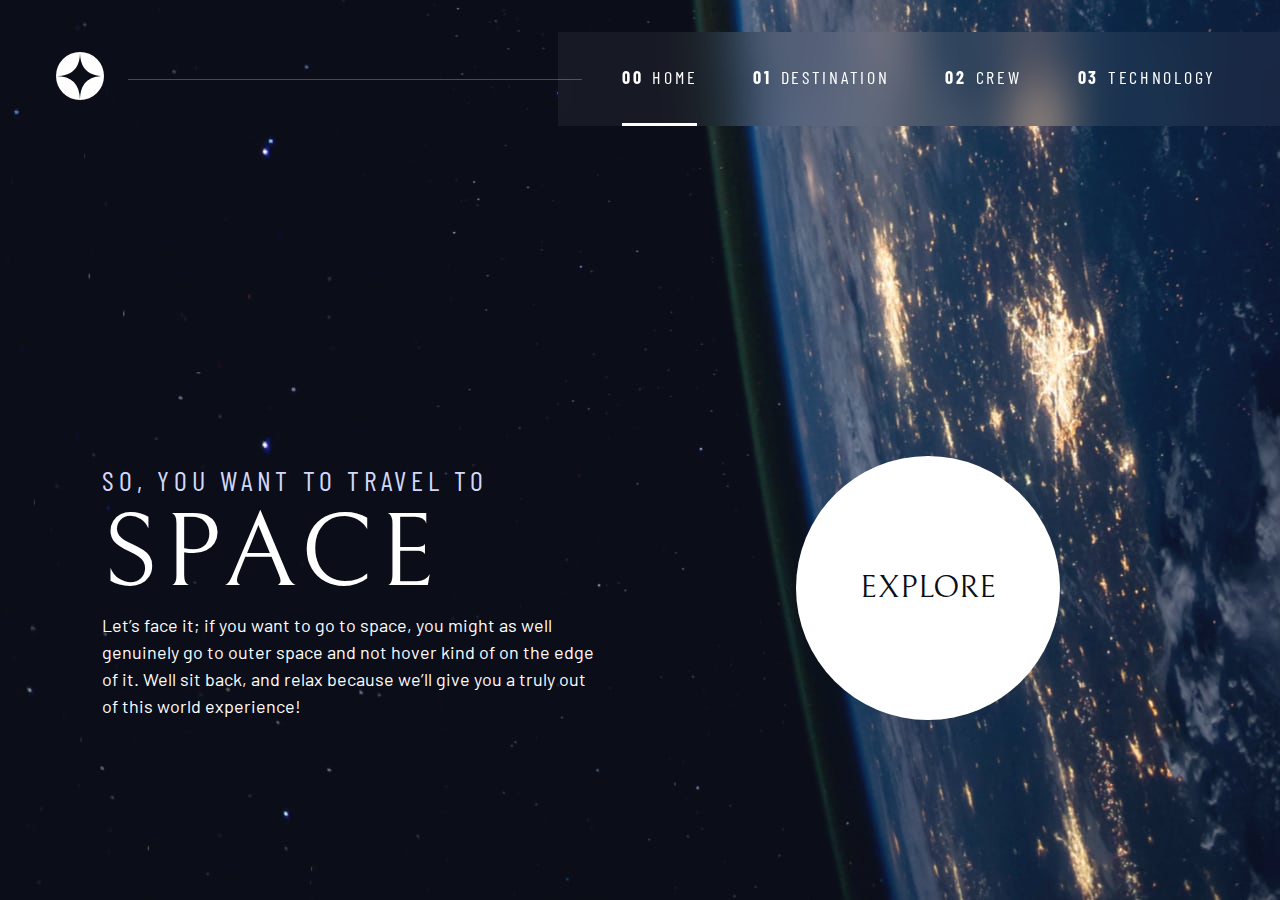
<file: index.html>
<!DOCTYPE html>
<html lang="en">
  <head>
    <meta charset="UTF-8" />
    <meta name="viewport" content="width=device-width, initial-scale=1.0" />

    <link
      rel="icon"
      type="image/png"
      sizes="32x32"
      href="./assets/favicon-32x32.png"
    />
    <!-- Google fonts -->
    <link rel="preconnect" href="https://fonts.googleapis.com" />
    <link rel="preconnect" href="https://fonts.gstatic.com" crossorigin />
    <link
      href="https://fonts.googleapis.com/css2?family=Barlow+Condensed:wght@400;700&family=Bellefair&family=Barlow:wght@400;700&display=swap"
      rel="stylesheet"
    />
    <!-- Our custom CSS -->
    <link rel="stylesheet" href="css/styles.min.css" />

    <title>Frontend Mentor | Space tourism website</title>

    <!-- Javascript -->
    <script src="js/navigation.js" defer></script>
  </head>
  <body class="home">
    <!-- Github pages link: https://luar26.github.io/space-tourism-website/ -->
    <a class="skip-to-content" href="#main">Skip to content</a>
    <header class="primary-header flex">
      <div>
        <img
          src="assets/shared/logo.svg"
          alt="Space tourism logo"
          class="logo"
        />
      </div>
      <button
        class="mobile-nav-toggle"
        aria-controls="primary-navigation"
        aria-expanded="false"
      >
        <span class="sr-only">Menu</span>
      </button>
      <nav>
        <ul
          id="primary-navigation"
          class="primary-navigation underline-indicators flex"
        >
          <li class="active">
            <a
              class="ff-sans-cond uppercase text-white letter-spacing-2"
              href="index.html"
              ><span aria-hidden="true">00</span>Home</a
            >
          </li>
          <li>
            <a
              class="ff-sans-cond uppercase text-white letter-spacing-2"
              href="destination.html"
              ><span aria-hidden="true">01</span>Destination</a
            >
          </li>
          <li>
            <a
              class="ff-sans-cond uppercase text-white letter-spacing-2"
              href="crew.html"
              ><span aria-hidden="true">02</span>Crew</a
            >
          </li>
          <li>
            <a
              class="ff-sans-cond uppercase text-white letter-spacing-2"
              href="technology.html"
              ><span aria-hidden="true">03</span>Technology</a
            >
          </li>
        </ul>
      </nav>
      <!-- my ::after is here -->
    </header>
    <main id="main" class="grid-container grid-container--home">
      <div>
        <h1 class="text-accent fs-500 ff-sans-cond uppercase letter-spacing-1">
          So, you want to travel to
          <span class="d-block fs-900 ff-serif text-white">Space</span>
        </h1>
        <p>
          Let’s face it; if you want to go to space, you might as well genuinely
          go to outer space and not hover kind of on the edge of it. Well sit
          back, and relax because we’ll give you a truly out of this world
          experience!
        </p>
      </div>
      <div>
        <a
          href="destination.html"
          class="large-button ff-serif uppercase text-dark bg-white"
          >Explore</a
        >
      </div>
    </main>
  </body>
</html>
</file>
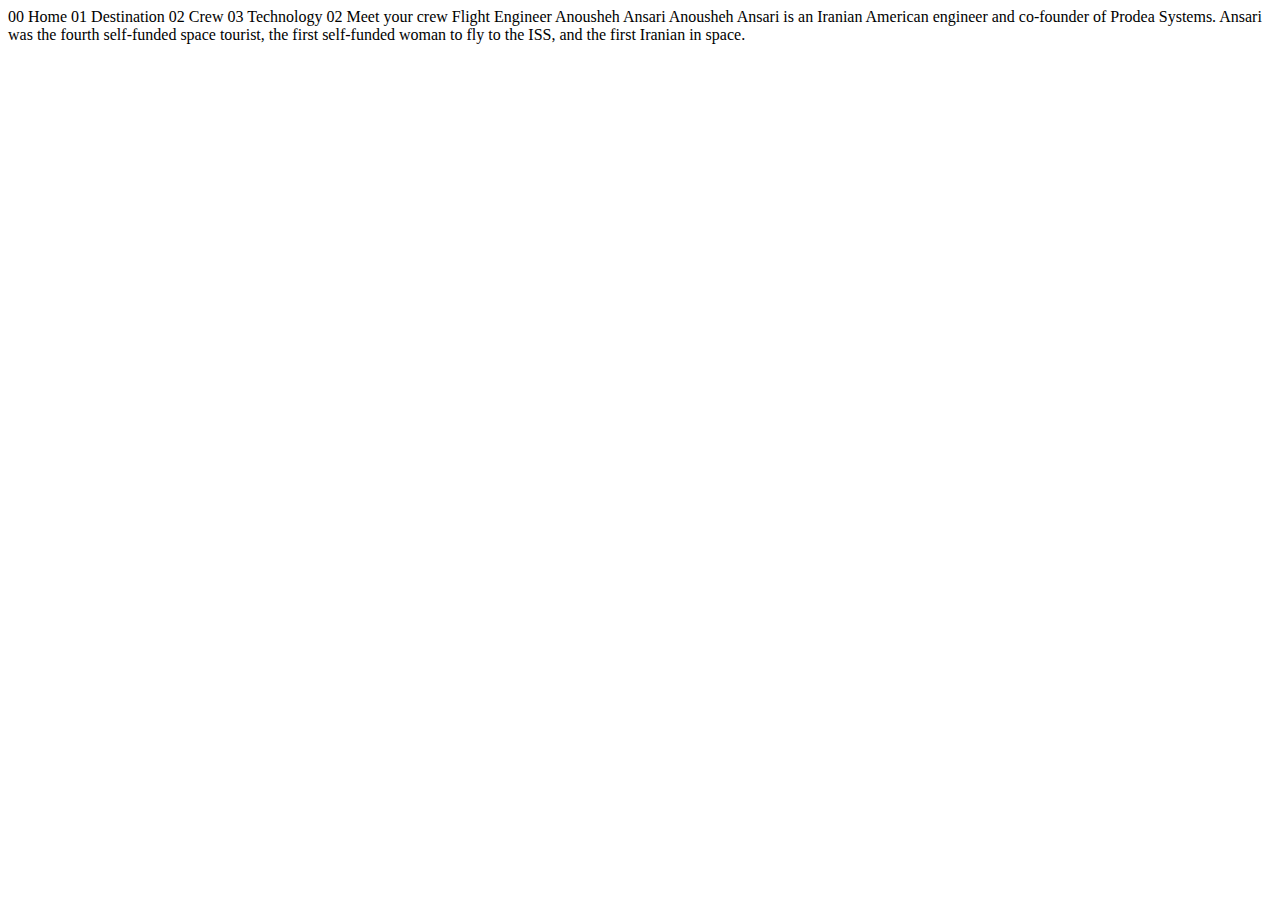
<file: crew-engineer.html>
<!DOCTYPE html>
<html lang="en">
<head>
  <meta charset="UTF-8">
  <meta name="viewport" content="width=device-width, initial-scale=1.0">

  <link rel="icon" type="image/png" sizes="32x32" href="./assets/favicon-32x32.png">
  
  <title>Frontend Mentor | Space tourism website</title>
</head>
<body>

  00 Home
  01 Destination
  02 Crew
  03 Technology

  02 Meet your crew

  Flight Engineer
  Anousheh Ansari

  Anousheh Ansari is an Iranian American engineer and co-founder of Prodea Systems. 
  Ansari was the fourth self-funded space tourist, the first self-funded woman to 
  fly to the ISS, and the first Iranian in space. 
</body>
</html>
</file>
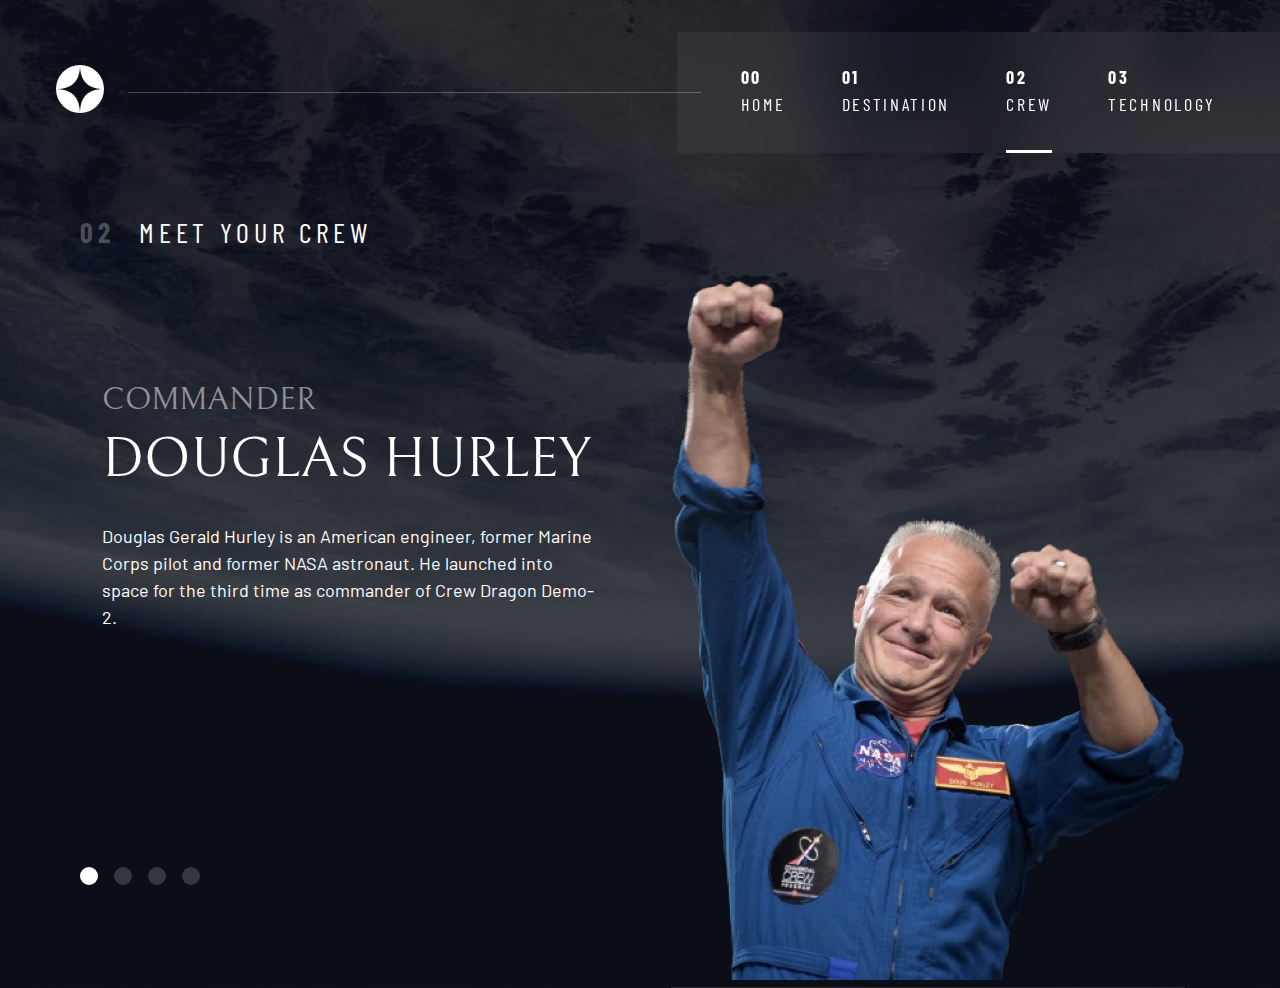
<file: crew.html>
<!DOCTYPE html>
<html lang="en">
  <head>
    <meta charset="UTF-8" />
    <meta name="viewport" content="width=device-width, initial-scale=1.0" />

    <link
      rel="icon"
      type="image/png"
      sizes="32x32"
      href="./assets/favicon-32x32.png"
    />
    <!-- Google fonts -->
    <link rel="preconnect" href="https://fonts.googleapis.com" />
    <link rel="preconnect" href="https://fonts.gstatic.com" crossorigin />
    <link
      href="https://fonts.googleapis.com/css2?family=Barlow+Condensed:wght@400;700&family=Bellefair&family=Barlow:wght@400;700&display=swap"
      rel="stylesheet"
    />
    <!-- Our custom CSS -->
    <link rel="stylesheet" href="css/styles.min.css" />

    <title>Frontend Mentor | Space tourism website</title>

    <!-- Javascript -->
    <script src="js/main.js" defer></script>
  </head>
  <body class="crew">
    <!-- Github pages link: https://luar26.github.io/space-tourism-website/ -->
    <a class="skip-to-content" href="#main">Skip to content</a>
    <header class="primary-header flex">
      <div>
        <img
          src="assets/shared/logo.svg"
          alt="Space tourism logo"
          class="logo"
        />
      </div>
      <button
        class="mobile-nav-toggle"
        aria-controls="primary-navigation"
        aria-expanded="false"
      >
        <span class="sr-only">Menu</span>
      </button>
      <nav>
        <ul
          id="primary-navigation"
          class="primary-navigation underline-indicators flex"
        >
          <li>
            <a
              class="ff-sans-cond uppercase text-white letter-spacing-2"
              href="index.html"
              ><span aria-hidden="true">00</span> Home</a
            >
          </li>
          <li>
            <a
              class="ff-sans-cond uppercase text-white letter-spacing-2"
              href="destination.html"
              ><span aria-hidden="true">01</span> Destination</a
            >
          </li>
          <li class="active">
            <a
              class="ff-sans-cond uppercase text-white letter-spacing-2"
              href="crew.html"
              ><span aria-hidden="true">02</span> Crew</a
            >
          </li>
          <li>
            <a
              class="ff-sans-cond uppercase text-white letter-spacing-2"
              href="technology.html"
              ><span aria-hidden="true">03</span> Technology</a
            >
          </li>
        </ul>
      </nav>
      <!-- my ::after is here -->
    </header>
    <main id="main" class="grid-container grid-container--crew flow">
      <h1 class="numbered-title">
        <span aria-hidden="true">02</span> Meet your crew
      </h1>
      <div class="dot-indicators flex">
        <button aria-selected="true">
          <span class="sr-only">The commander</span>
        </button>
        <button aria-selected="false">
          <span class="sr-only">The mission specialist</span>
        </button>
        <button aria-selected="false">
          <span class="sr-only">The pilot</span>
        </button>
        <button aria-selected="false">
          <span class="sr-only">The crew engineer</span>
        </button>
      </div>
      <div class="crew-details flow">
        <header class="flow flow--space-small">
          <h2 class="fs-600 ff-serif uppercase">Commander</h2>
          <p class="fs-700 uppercase ff-serif">Douglas Hurley</p>
        </header>
        <p>
          Douglas Gerald Hurley is an American engineer, former Marine Corps
          pilot and former NASA astronaut. He launched into space for the third
          time as commander of Crew Dragon Demo-2.
        </p>
      </div>
      <picture>
        <source
          srcset="assets/crew/image-douglas-hurley.webp"
          type="image/webp"
        />
        <img src="assets/crew/image-douglas-hurley.png" alt="Douglas Hurley" />
      </picture>
    </main>
  </body>
</html>
</file>
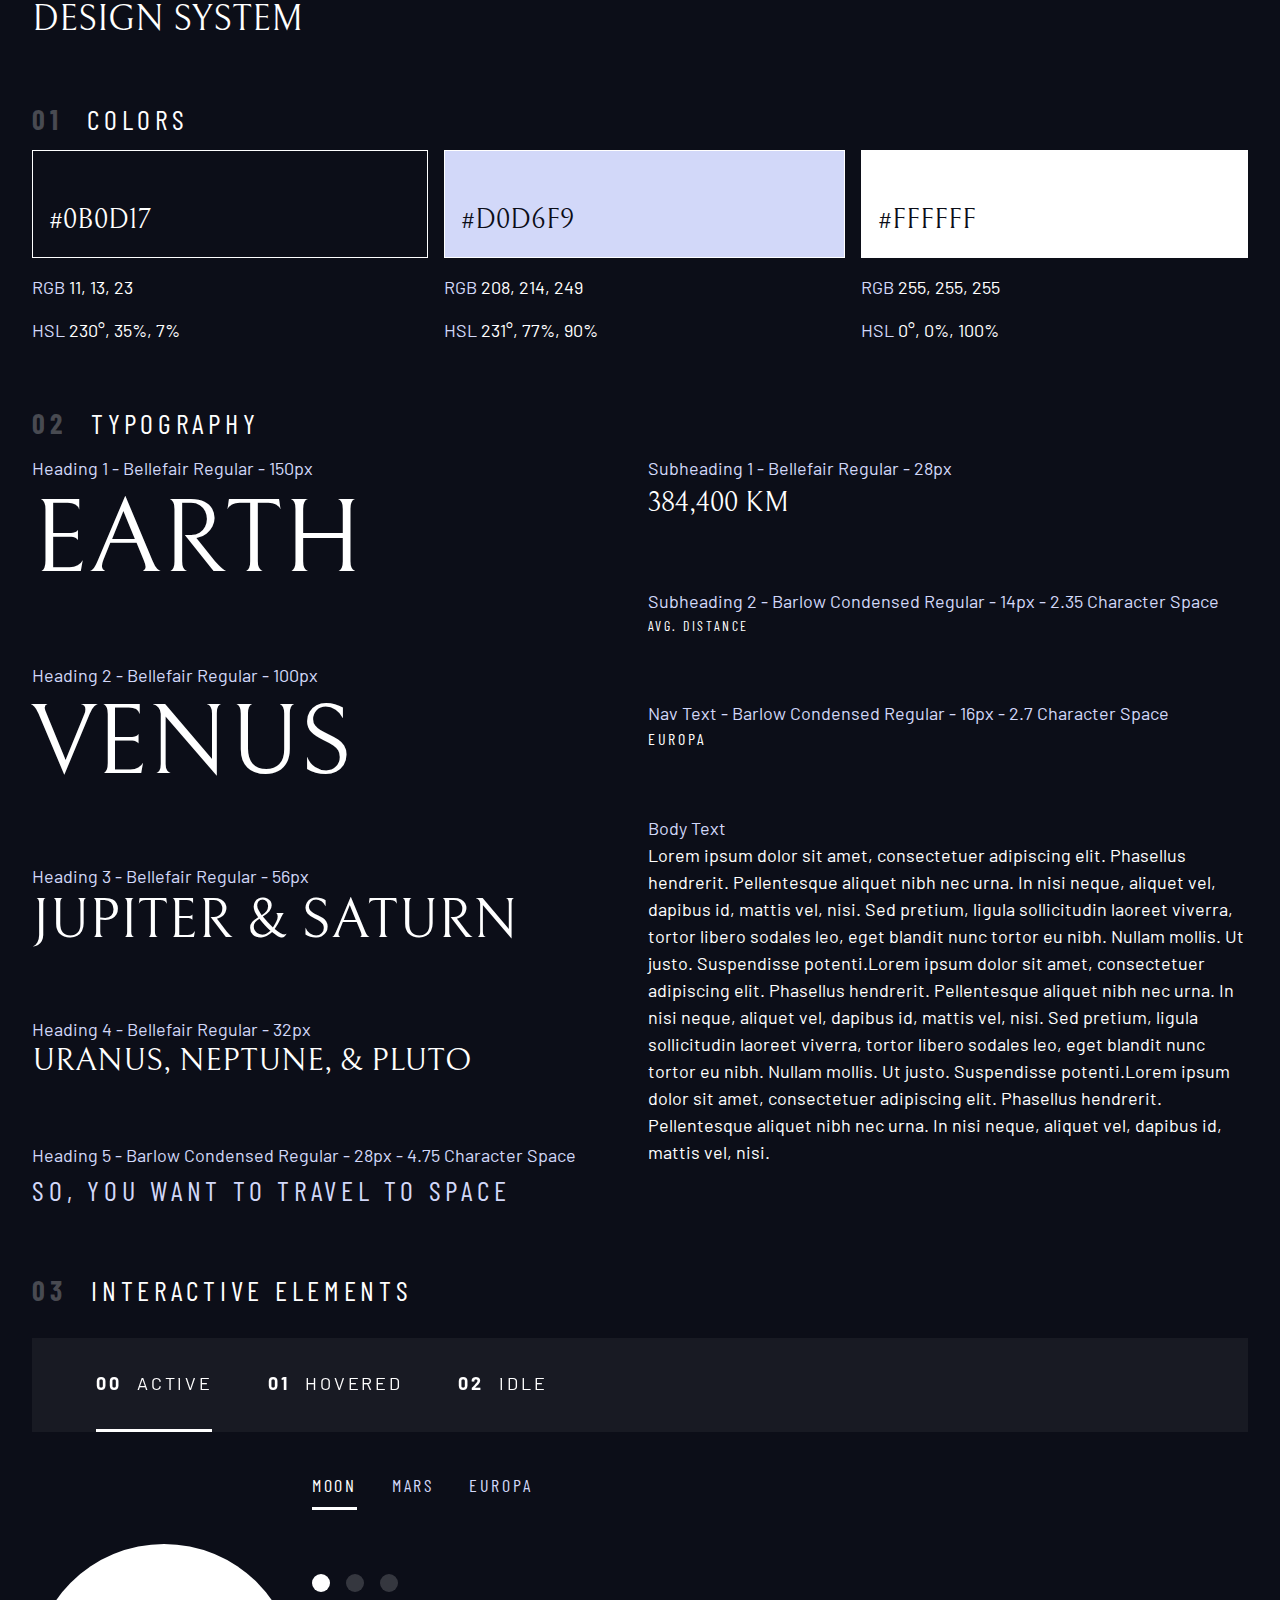
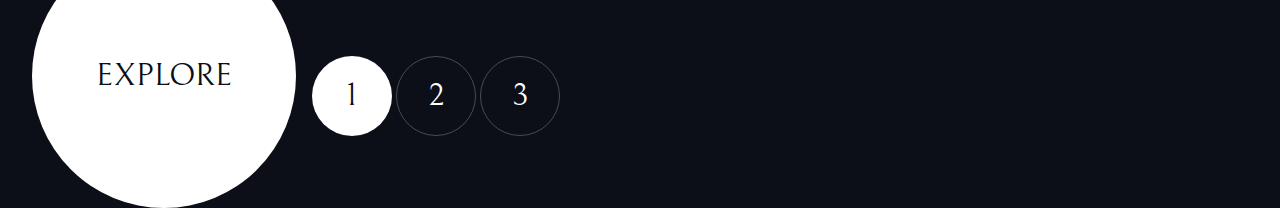
<file: design-system.html>
<!DOCTYPE html>
<html lang="en">
  <head>
    <meta charset="UTF-8" />
    <meta name="viewport" content="width=device-width, initial-scale=1.0" />

    <link
      rel="icon"
      type="image/png"
      sizes="32x32"
      href="assets/favicon-32x32.png"
    />
    <!-- Google fonts -->
    <link rel="preconnect" href="https://fonts.googleapis.com" />
    <link rel="preconnect" href="https://fonts.gstatic.com" crossorigin />
    <link
      href="https://fonts.googleapis.com/css2?family=Barlow+Condensed:wght@400;700&family=Bellefair&family=Barlow:wght@400;700&display=swap"
      rel="stylesheet"
    />
    <link rel="stylesheet" href="css/styles.min.css" />

    <title>Frontend Mentor | Space tourism website</title>
  </head>
  <body>
    <div class="container">
      <h1 class="uppercase ff-serif">Design system</h1>

      <section class="flow" id="colors" style="margin: 4rem 0">
        <h2 class="numbered-title"><span>01</span> colors</h2>
        <div class="flex">
          <div class="flow" style="flex-grow: 1; --flow-space: 1rem">
            <div
              class="bg-dark text-white ff-serif fs-500"
              style="padding: 3rem 1rem 1rem; border: 1px solid white"
            >
              #0B0D17
            </div>
            <p><span class="text-accent">RGB</span> 11, 13, 23</p>
            <p><span class="text-accent">HSL</span> 230°, 35%, 7%</p>
          </div>
          <div
            class="flow"
            style="flex-grow: 1; --flow-space: 1rem"
            style="flex-grow: 1"
          >
            <div
              class="bg-accent text-dark ff-serif fs-500"
              style="padding: 3rem 1rem 1rem; border: 1px solid white"
            >
              #D0D6F9
            </div>
            <p><span class="text-accent">RGB</span> 208, 214, 249</p>
            <p><span class="text-accent">HSL</span> 231°, 77%, 90%</p>
          </div>
          <div
            class="flow"
            style="flex-grow: 1; --flow-space: 1rem"
            style="flex-grow: 1"
          >
            <div
              class="bg-white text-dark ff-serif fs-500"
              style="padding: 3rem 1rem 1rem; border: 1px solid white"
            >
              #FFFFFF
            </div>
            <p><span class="text-accent">RGB</span> 255, 255, 255</p>
            <p><span class="text-accent">HSL</span> 0°, 0%, 100%</p>
          </div>
        </div>
      </section>

      <section class="flow" id="typography" style="margin: 4rem 0">
        <h2 class="numbered-title"><span>02 </span>Typography</h2>
        <div class="flex">
          <div class="flow" style="flex-basis: 100%; --flow-space: 4rem">
            <div>
              <p class="text-accent">Heading 1 - Bellefair Regular - 150px</p>
              <p class="fs-900 ff-serif uppercase">Earth</p>
            </div>
            <div>
              <p class="text-accent">Heading 2 - Bellefair Regular - 100px</p>
              <p class="fs-800 ff-serif uppercase">Venus</p>
            </div>
            <div>
              <p class="text-accent">Heading 3 - Bellefair Regular - 56px</p>
              <p class="fs-700 ff-serif uppercase">Jupiter &amp; Saturn</p>
            </div>
            <div>
              <p class="text-accent">Heading 4 - Bellefair Regular - 32px</p>
              <p class="fs-600 ff-serif uppercase">Uranus, Neptune, & Pluto</p>
            </div>
            <div>
              <p class="text-accent">
                Heading 5 - Barlow Condensed Regular - 28px - 4.75 Character
                Space
              </p>
              <p
                class="text-accent fs-500 ff-sans-cond uppercase letter-spacing-1"
              >
                So, you want to travel to space
              </p>
            </div>
          </div>

          <div class="flow" style="flex-basis: 100%; --flow-space: 4rem">
            <div>
              <p class="text-accent">Subheading 1 - Bellefair Regular - 28px</p>
              <p class="fs-500 ff-serif uppercase">384,400 km</p>
            </div>
            <div>
              <p class="text-accent">
                Subheading 2 - Barlow Condensed Regular - 14px - 2.35 Character
                Space
              </p>
              <p class="fs-200 uppercase ff-sans-cond letter-spacing-3">
                Avg. Distance
              </p>
            </div>
            <div>
              <p class="text-accent">
                Nav Text - Barlow Condensed Regular - 16px - 2.7 Character Space
              </p>
              <p class="fs-300 uppercase ff-sans-cond letter-spacing-2">
                Europa
              </p>
            </div>
            <div>
              <p class="text-accent">Body Text</p>
              <p>
                Lorem ipsum dolor sit amet, consectetuer adipiscing elit.
                Phasellus hendrerit. Pellentesque aliquet nibh nec urna. In nisi
                neque, aliquet vel, dapibus id, mattis vel, nisi. Sed pretium,
                ligula sollicitudin laoreet viverra, tortor libero sodales leo,
                eget blandit nunc tortor eu nibh. Nullam mollis. Ut justo.
                Suspendisse potenti.Lorem ipsum dolor sit amet, consectetuer
                adipiscing elit. Phasellus hendrerit. Pellentesque aliquet nibh
                nec urna. In nisi neque, aliquet vel, dapibus id, mattis vel,
                nisi. Sed pretium, ligula sollicitudin laoreet viverra, tortor
                libero sodales leo, eget blandit nunc tortor eu nibh. Nullam
                mollis. Ut justo. Suspendisse potenti.Lorem ipsum dolor sit
                amet, consectetuer adipiscing elit. Phasellus hendrerit.
                Pellentesque aliquet nibh nec urna. In nisi neque, aliquet vel,
                dapibus id, mattis vel, nisi.
              </p>
            </div>
          </div>
        </div>
      </section>

      <section class="flow" id="interactive-elements">
        <h2 class="numbered-title"><span>03</span> Interactive elements</h2>

        <!-- navigation -->
        <div>
          <nav>
            <ul class="primary-navigation underline-indicators flex">
              <li class="active">
                <a class="uppercase text-white letter-spacing-2" href="#"
                  ><span>00</span> Active</a
                >
              </li>
              <li>
                <a class="uppercase text-white letter-spacing-2" href="#"
                  ><span>01</span> Hovered</a
                >
              </li>
              <li>
                <a class="uppercase text-white letter-spacing-2" href="#"
                  ><span>02</span> Idle</a
                >
              </li>
            </ul>
          </nav>
        </div>

        <div class="flex">
          <div style="margin-top: 5rem">
            <!-- explore button -->
            <a
              href="#"
              class="large-button ff-serif uppercase fs-600 text-dark bg-white"
              >Explore</a
            >
          </div>

          <div class="flow" style="--flow-space: 4rem">
            <!-- Tabs -->
            <div class="tab-list underline-indicators flex">
              <button
                class="text-accent uppercase ff-sans-cond letter-spacing-2"
                aria-selected="true"
              >
                Moon
              </button>
              <button
                class="text-accent uppercase ff-sans-cond letter-spacing-2"
                aria-selected="false"
              >
                Mars
              </button>
              <button
                class="text-accent uppercase ff-sans-cond letter-spacing-2"
                aria-selected="false"
              >
                Europa
              </button>
            </div>

            <!-- Dots -->
            <div class="dot-indicators flex">
              <button aria-selected="true">
                <span class="sr-only">Slide title</span>
              </button>
              <button aria-selected="false">
                <span class="sr-only">Slide title</span>
              </button>
              <button aria-selected="false">
                <span class="sr-only">Slide title</span>
              </button>
            </div>

            <!-- Numbers -->
            <div class="number-indicators">
              <button aria-selected="true">1</button>
              <button aria-selected="false">2</button>
              <button aria-selected="false">3</button>
            </div>
          </div>
        </div>
      </section>
    </div>
  </body>
</html>
</file>
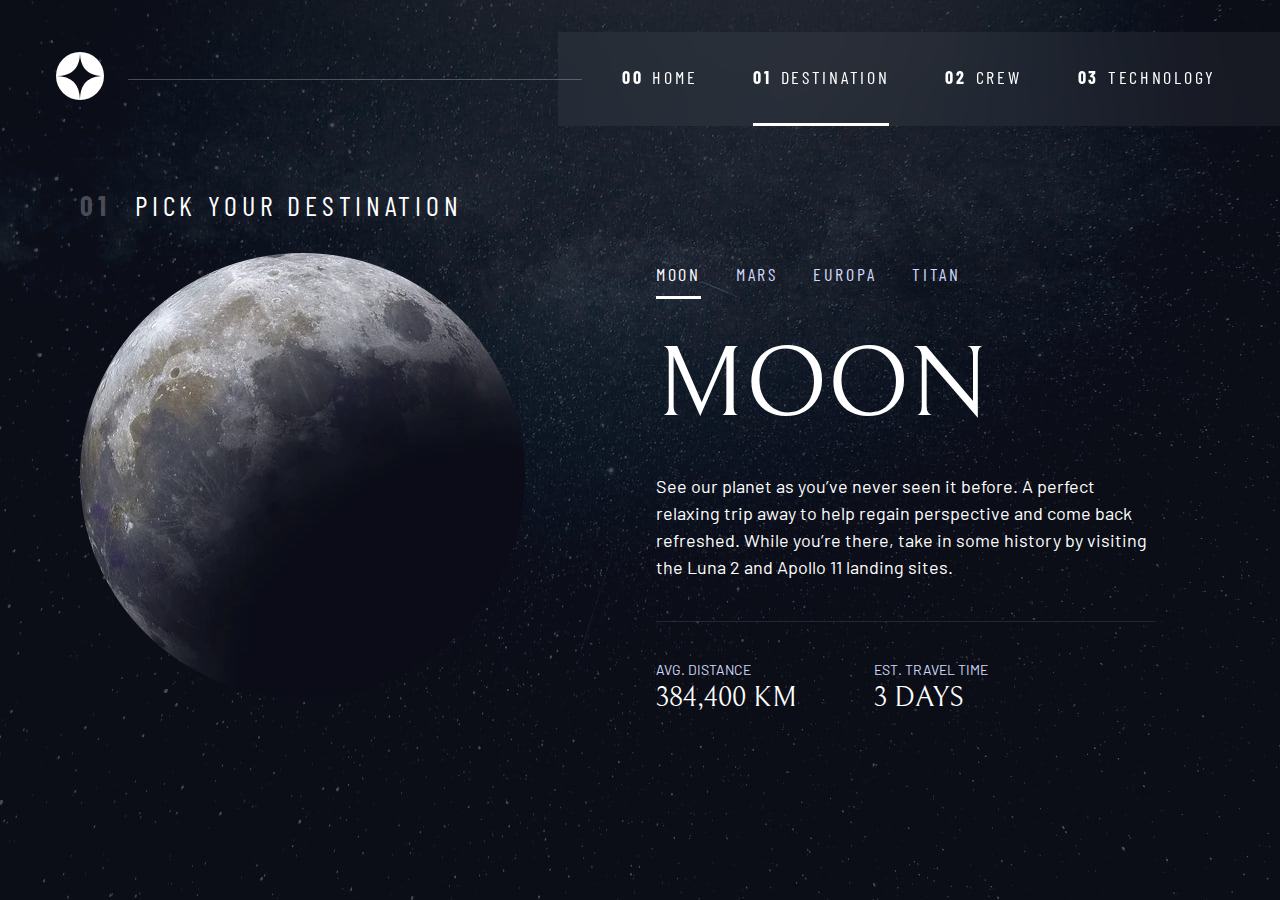
<file: destination.html>
<!DOCTYPE html>
<html lang="en">
  <head>
    <meta charset="UTF-8" />
    <meta name="viewport" content="width=device-width, initial-scale=1.0" />

    <link
      rel="icon"
      type="image/png"
      sizes="32x32"
      href="./assets/favicon-32x32.png"
    />
    <!-- Google fonts -->
    <link rel="preconnect" href="https://fonts.googleapis.com" />
    <link rel="preconnect" href="https://fonts.gstatic.com" crossorigin />
    <link
      href="https://fonts.googleapis.com/css2?family=Barlow+Condensed:wght@400;700&family=Bellefair&family=Barlow:wght@400;700&display=swap"
      rel="stylesheet"
    />
    <!-- Our custom CSS -->
    <link rel="stylesheet" href="css/styles.min.css" />

    <title>Frontend Mentor | Space tourism website</title>

    <!-- Javascript -->
    <script src="js/navigation.js" defer></script>
    <script src="js/tabs.js" defer></script>
  </head>
  <body class="destination">
    <!-- Github pages link: https://luar26.github.io/space-tourism-website/ -->
    <a class="skip-to-content" href="#main">Skip to content</a>
    <header class="primary-header flex">
      <div>
        <img
          src="assets/shared/logo.svg"
          alt="Space tourism logo"
          class="logo"
        />
      </div>
      <button
        class="mobile-nav-toggle"
        aria-controls="primary-navigation"
        aria-expanded="false"
      >
        <span class="sr-only">Menu</span>
      </button>
      <nav>
        <ul
          id="primary-navigation"
          class="primary-navigation underline-indicators flex"
        >
          <li>
            <a
              class="ff-sans-cond uppercase text-white letter-spacing-2"
              href="index.html"
              ><span aria-hidden="true">00</span>Home</a
            >
          </li>
          <li class="active">
            <a
              class="ff-sans-cond uppercase text-white letter-spacing-2"
              href="destination.html"
              ><span aria-hidden="true">01</span>Destination</a
            >
          </li>
          <li>
            <a
              class="ff-sans-cond uppercase text-white letter-spacing-2"
              href="crew.html"
              ><span aria-hidden="true">02</span>Crew</a
            >
          </li>
          <li>
            <a
              class="ff-sans-cond uppercase text-white letter-spacing-2"
              href="technology.html"
              ><span aria-hidden="true">03</span>Technology</a
            >
          </li>
        </ul>
      </nav>
      <!-- my ::after is here -->
    </header>
    <main id="main" class="grid-container grid-container--destination flow">
      <h1 class="numbered-title">
        <span aria-hidden="true">01</span> Pick your destination
      </h1>

      <picture id="moon-image">
        <source srcset="assets/destination/image-moon.webp" type="image/webp" />
        <img src="assets/destination/image-moon.png" alt="the moon" />
      </picture>
      <picture hidden id="mars-image">
        <source srcset="assets/destination/image-mars.webp" type="image/webp" />
        <img src="assets/destination/image-mars.png" alt="the planet mars" />
      </picture>
      <picture hidden id="europa-image">
        <source
          srcset="assets/destination/image-europa.webp"
          type="image/webp"
        />
        <img
          src="assets/destination/image-europa.png"
          alt="the planet europa"
        />
      </picture>
      <picture hidden id="titan-image">
        <source
          srcset="assets/destination/image-titan.webp"
          type="image/webp"
        />
        <img src="assets/destination/image-titan.png" alt="the planet titan" />
      </picture>

      <!-- Tabs -->
      <div
        class="tab-list underline-indicators flex"
        role="tablist"
        aria-label="destination list"
      >
        <button
          class="text-accent uppercase ff-sans-cond letter-spacing-2"
          aria-selected="true"
          role="tab"
          aria-controls="moon-tab"
          tabindex="0"
          data-image="moon-image"
        >
          Moon
        </button>
        <button
          class="text-accent uppercase ff-sans-cond letter-spacing-2"
          aria-selected="false"
          role="tab"
          aria-controls="mars-tab"
          tabindex="-1"
          data-image="mars-image"
        >
          Mars
        </button>
        <button
          class="text-accent uppercase ff-sans-cond letter-spacing-2"
          aria-selected="false"
          role="tab"
          aria-controls="europa-tab"
          tabindex="-1"
          data-image="europa-image"
        >
          Europa
        </button>
        <button
          class="text-accent uppercase ff-sans-cond letter-spacing-2"
          aria-selected="false"
          role="tab"
          aria-controls="titan-tab"
          tabindex="-1"
          data-image="titan-image"
        >
          Titan
        </button>
      </div>
      <!-- MOON -->
      <article
        class="destination-info flow"
        id="moon-tab"
        tabindex="0"
        role="tabpanel"
      >
        <h2 class="fs-800 uppercase ff-serif">Moon</h2>
        <p>
          See our planet as you’ve never seen it before. A perfect relaxing trip
          away to help regain perspective and come back refreshed. While you’re
          there, take in some history by visiting the Luna 2 and Apollo 11
          landing sites.
        </p>
        <div class="destination-meta flex">
          <div>
            <h3 class="text-accent fs-200 uppercase">Avg. distance</h3>
            <p class="fs-500 ff-serif uppercase">384,400 km</p>
          </div>
          <div>
            <h3 class="text-accent fs-200 uppercase">Est. travel time</h3>
            <p class="fs-500 ff-serif uppercase">3 days</p>
          </div>
        </div>
      </article>

      <!-- MARS -->
      <article
        class="destination-info flow"
        hidden
        id="mars-tab"
        tabindex="0"
        role="tabpanel"
      >
        <h2 class="fs-800 uppercase ff-serif">Mars</h2>
        <p>
          Don’t forget to pack your hiking boots. You’ll need them to tackle
          Olympus Mons, the tallest planetary mountain in our solar system. It’s
          two and a half times the size of Everest!
        </p>
        <div class="destination-meta flex">
          <div>
            <h3 class="text-accent fs-200 uppercase">Avg. distance</h3>
            <p class="fs-500 ff-serif uppercase">225 mil. km</p>
          </div>
          <div>
            <h3 class="text-accent fs-200 uppercase">Est. travel time</h3>
            <p class="fs-500 ff-serif uppercase">9 months</p>
          </div>
        </div>
      </article>

      <!-- EUROPA -->
      <article
        class="destination-info flow"
        hidden
        id="europa-tab"
        tabindex="0"
        role="tabpanel"
      >
        <h2 class="fs-800 uppercase ff-serif">Europa</h2>
        <p>
          The smallest of the four Galilean moons orbiting Jupiter, Europa is a
          winter lover’s dream. With an icy surface, it’s perfect for a bit of
          ice skating, curling, hockey, or simple relaxation in your snug
          wintery cabin.
        </p>
        <div class="destination-meta flex">
          <div>
            <h3 class="text-accent fs-200 uppercase">Avg. distance</h3>
            <p class="fs-500 ff-serif uppercase">628 mil. km</p>
          </div>
          <div>
            <h3 class="text-accent fs-200 uppercase">Est. travel time</h3>
            <p class="fs-500 ff-serif uppercase">3 years</p>
          </div>
        </div>
      </article>

      <!-- TITAN -->
      <article
        class="destination-info flow"
        hidden
        id="titan-tab"
        tabindex="0"
        role="tabpanel"
      >
        <h2 class="fs-800 uppercase ff-serif">Titan</h2>
        <p>
          The only moon known to have a dense atmosphere other than Earth, Titan
          is a home away from home (just a few hundred degrees colder!). As a
          bonus, you get striking views of the Rings of Saturn.
        </p>
        <div class="destination-meta flex">
          <div>
            <h3 class="text-accent fs-200 uppercase">Avg. distance</h3>
            <p class="fs-500 ff-serif uppercase">1.6 bil. km</p>
          </div>
          <div>
            <h3 class="text-accent fs-200 uppercase">Est. travel time</h3>
            <p class="fs-500 ff-serif uppercase">7 years</p>
          </div>
        </div>
      </article>
    </main>
  </body>
</html>
</file>
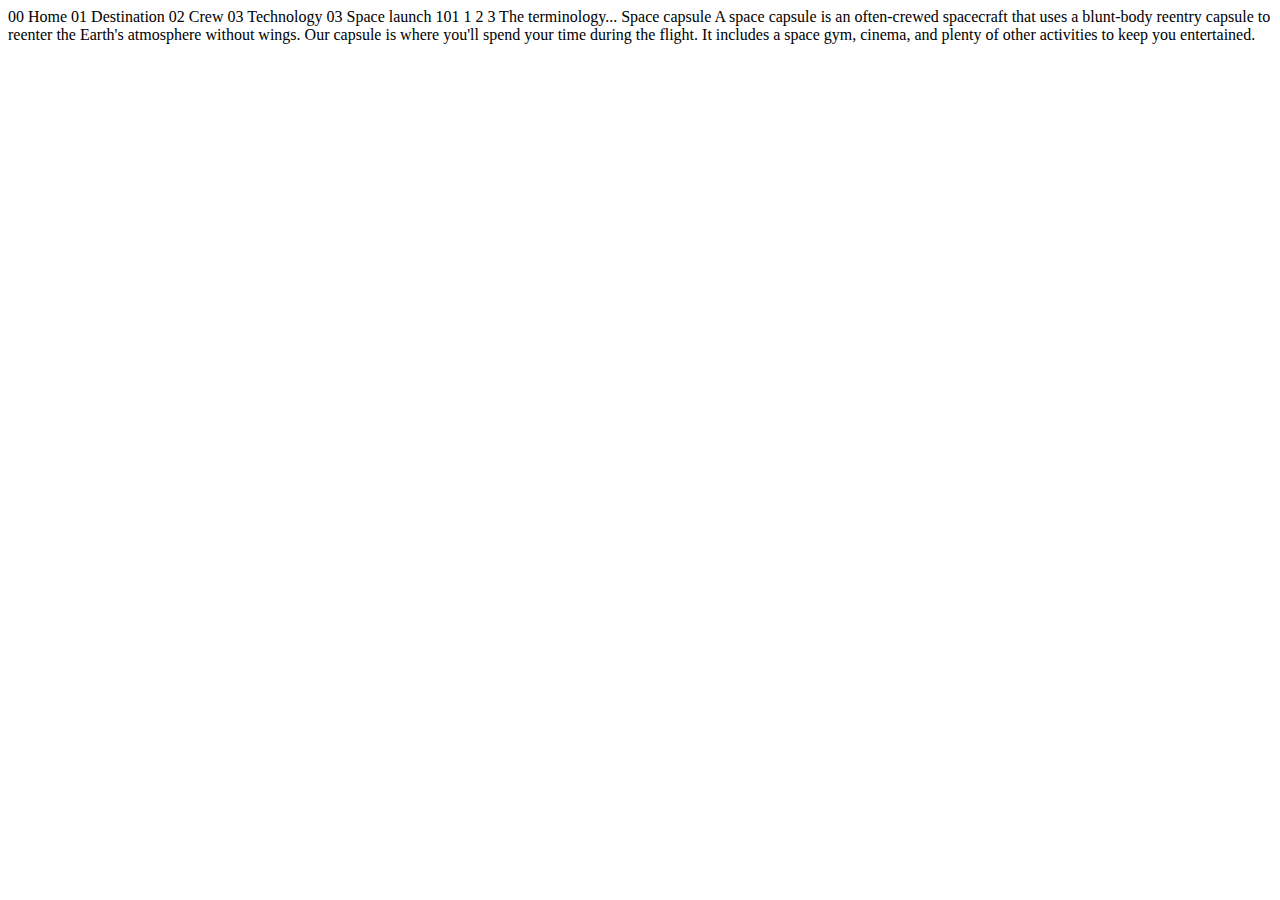
<file: technology-capsule.html>
<!DOCTYPE html>
<html lang="en">
<head>
  <meta charset="UTF-8">
  <meta name="viewport" content="width=device-width, initial-scale=1.0">

  <link rel="icon" type="image/png" sizes="32x32" href="./assets/favicon-32x32.png">
  
  <title>Frontend Mentor | Space tourism website</title>
</head>
<body>

  00 Home
  01 Destination
  02 Crew
  03 Technology

  03 Space launch 101

  1
  2
  3

  The terminology...
  Space capsule

  A space capsule is an often-crewed spacecraft that uses a blunt-body reentry 
  capsule to reenter the Earth's atmosphere without wings. Our capsule is where 
  you'll spend your time during the flight. It includes a space gym, cinema, 
  and plenty of other activities to keep you entertained.
</body>
</html>
</file>
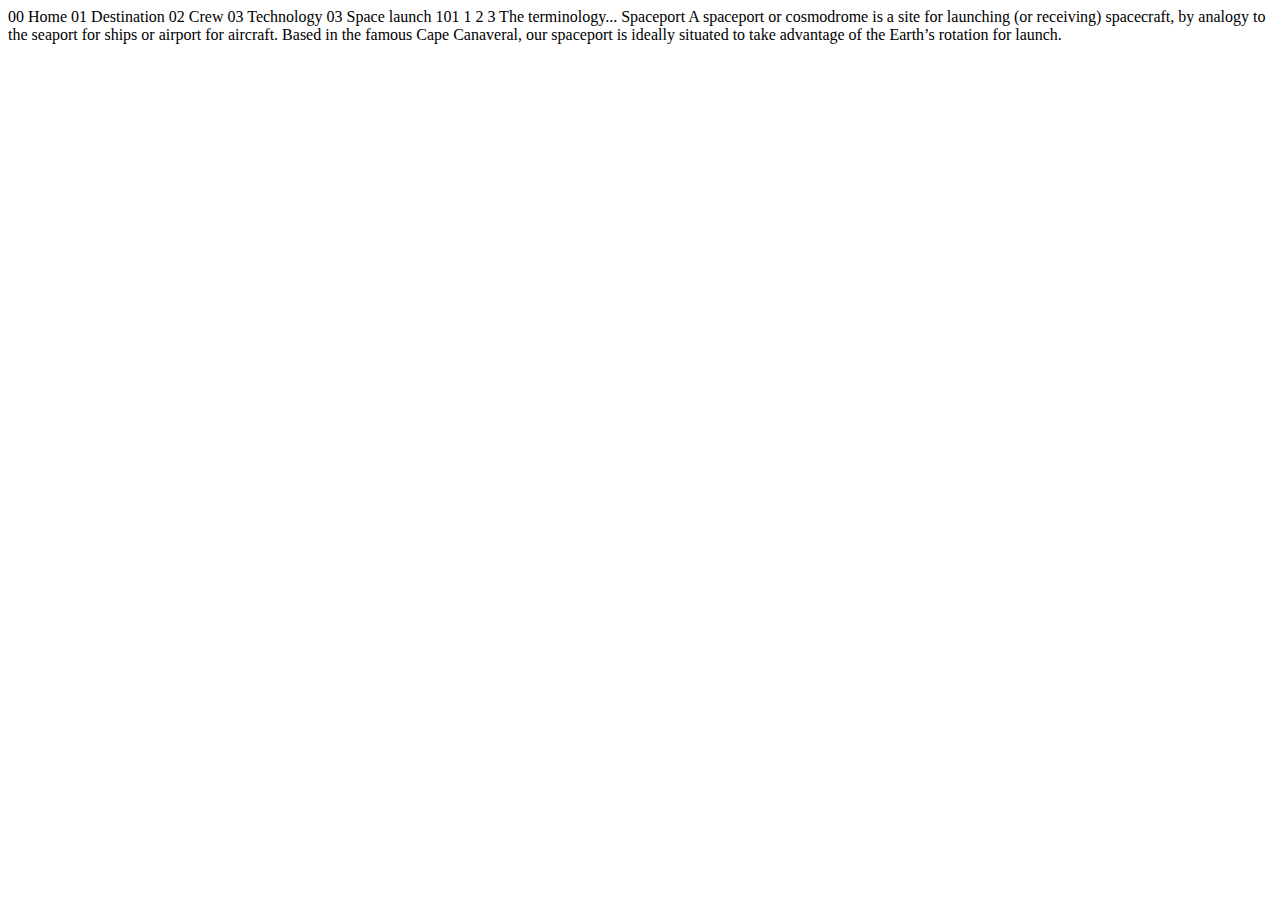
<file: technology-spaceport.html>
<!DOCTYPE html>
<html lang="en">
<head>
  <meta charset="UTF-8">
  <meta name="viewport" content="width=device-width, initial-scale=1.0">

  <link rel="icon" type="image/png" sizes="32x32" href="./assets/favicon-32x32.png">
  
  <title>Frontend Mentor | Space tourism website</title>
</head>
<body>

  00 Home
  01 Destination
  02 Crew
  03 Technology

  03 Space launch 101

  1
  2
  3

  The terminology...
  Spaceport

  A spaceport or cosmodrome is a site for launching (or receiving) spacecraft, 
  by analogy to the seaport for ships or airport for aircraft. Based in the 
  famous Cape Canaveral, our spaceport is ideally situated to take advantage 
  of the Earth’s rotation for launch.
</body>
</html>
</file>
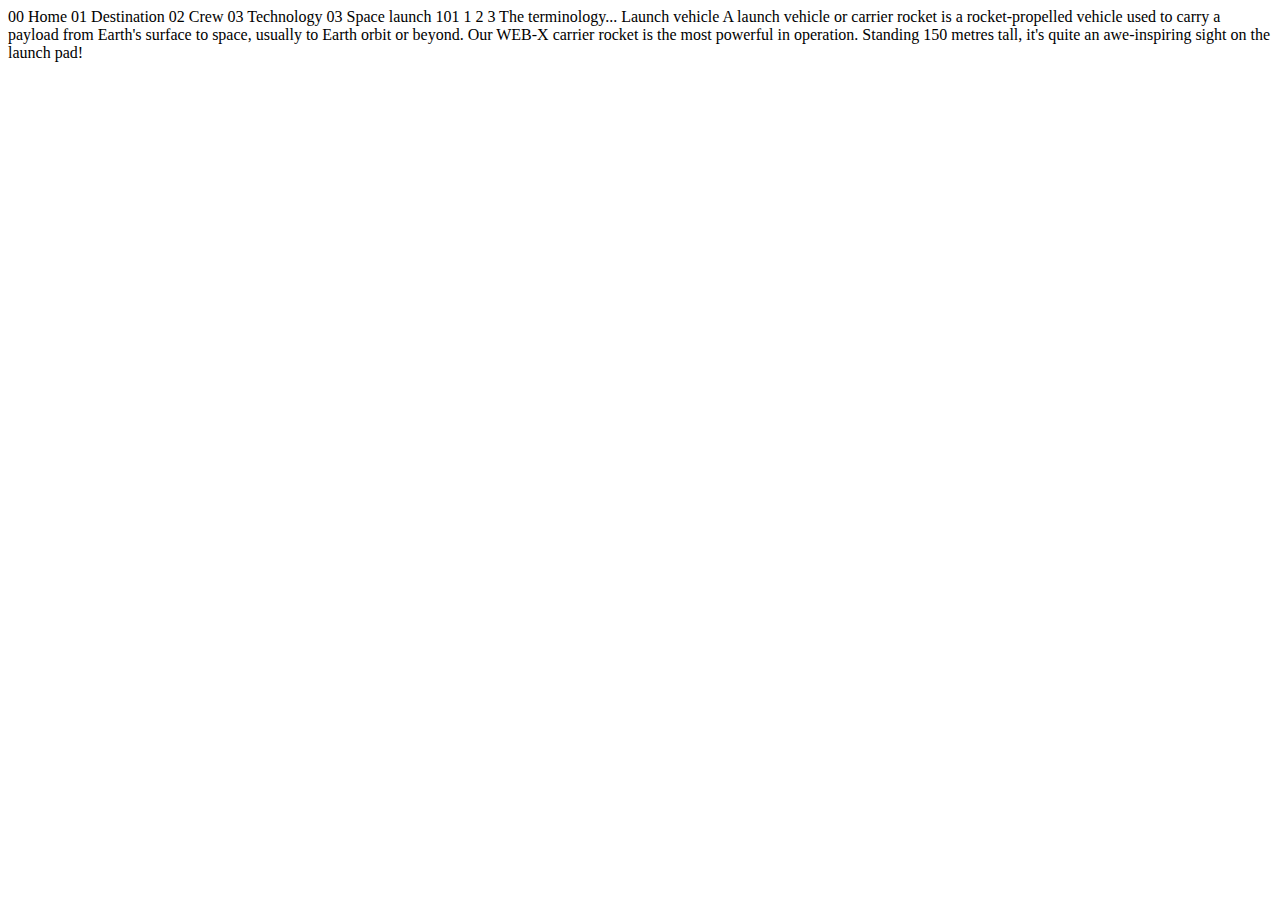
<file: technology-vehicle.html>
<!DOCTYPE html>
<html lang="en">
<head>
  <meta charset="UTF-8">
  <meta name="viewport" content="width=device-width, initial-scale=1.0">

  <link rel="icon" type="image/png" sizes="32x32" href="./assets/favicon-32x32.png">
  
  <title>Frontend Mentor | Space tourism website</title>
</head>
<body>

  00 Home
  01 Destination
  02 Crew
  03 Technology

  03 Space launch 101

  1
  2
  3

  The terminology...
  Launch vehicle

  A launch vehicle or carrier rocket is a rocket-propelled vehicle used to carry a 
  payload from Earth's surface to space, usually to Earth orbit or beyond. Our 
  WEB-X carrier rocket is the most powerful in operation. Standing 150 metres tall, 
  it's quite an awe-inspiring sight on the launch pad!
</body>
</html>
</file>
<file: css/styles.min.css>
:root{--clr-dark: 230 35% 7%;--clr-light: 231 77% 90%;--clr-white: 0 0% 100%;--fs-900: clamp(5rem, 7vw + 1rem, 9.375rem);--fs-800: 3.5rem;--fs-700: 1.5rem;--fs-600: 1rem;--fs-500: 1rem;--fs-400: 0.9375rem;--fs-300: 1rem;--fs-200: 0.875rem;--ff-serif: "Bellefair", serif;--ff-sans-cond: "Barlow Condensed", sans-serif;--ff-sans-normal: "Barlow", sans-serif}@media only screen and (min-width: 37.5em){:root{--fs-800: 5rem;--fs-700: 2.5rem;--fs-600: 1.5rem;--fs-500: 1.25rem;--fs-400: 1rem}}@media only screen and (min-width: 45em){:root{--fs-800: 6.25rem;--fs-700: 3.5rem;--fs-600: 2rem;--fs-500: 1.75rem;--fs-400: 1.125rem}}*,*::before,*::after{box-sizing:border-box}html{-moz-text-size-adjust:none;-webkit-text-size-adjust:none;text-size-adjust:none}body,h1,h2,h3,h4,p,figure,blockquote,dl,dd{margin:0}h1,h2,h3,h4,h5,h6,p{font-weight:400}ul[role=list],ol[role=list]{list-style:none}body{font-family:var(--ff-sans-normal);font-size:var(--fs-400);color:hsl(var(--clr-white));background-color:hsl(var(--clr-dark));min-height:100vh;line-height:1.5;display:grid;grid-template-rows:min-content 1fr;overflow-x:hidden}h1,h2,h3,h4,button,input,label{line-height:1.1}h1,h2,h3,h4{text-wrap:balance}a:not([class]){text-decoration-skip-ink:auto;color:currentColor}img,picture{max-width:100%}input,button,textarea,select{font:inherit}textarea:not([rows]){min-height:10em}:target{scroll-margin-block:5ex}@media(prefers-reduced-motion: reduce){*,*::before,*::after{animation-duration:.01ms !important;animation-iteration-count:1 !important;transition-duration:.01ms !important;scroll-behavior:auto !important}}.flex{display:flex;gap:var(--gap, 1rem)}.grid{display:grid;gap:var(--gap, 1rem)}.d-block{display:block}.flow>*:where(:not(:first-child)){margin-top:var(--flow-space, 1rem)}.flow--space-small{--flow-space: 0.75rem}.container{margin-inline:auto;padding-inline:2rem;max-width:80rem}.sr-only{position:absolute;width:1px;height:1px;padding:0;margin:-1px;overflow:hidden;clip:rect(0, 0, 0, 0);white-space:nowrap;border:0}.skip-to-content{position:absolute;z-index:9999;background-color:hsl(var(--clr-white));color:hsl(var(--clr-dark));padding:.5em 1em;margin-inline:auto;transform:translateY(-100%);transition:transform 250ms ease-in}.skip-to-content:focus{transform:translateY(0)}.bg-dark{background-color:hsl(var(--clr-dark))}.bg-accent{background-color:hsl(var(--clr-light))}.bg-white{background-color:hsl(var(--clr-white))}.text-dark{color:hsl(var(--clr-dark))}.text-accent{color:hsl(var(--clr-light))}.text-white,.number-indicators>*,.numbered-title{color:hsl(var(--clr-white))}.ff-serif,.number-indicators>*{font-family:var(--ff-serif)}.ff-sans-cond,.numbered-title{font-family:var(--ff-sans-cond)}.ff-sans-normal{font-family:var(--ff-sans-normal)}.letter-spacing-1{letter-spacing:4.75px}.letter-spacing-2{letter-spacing:2.7px}.letter-spacing-3{letter-spacing:2.35px}.uppercase,.numbered-title{text-transform:uppercase}.fs-900{font-size:var(--fs-900)}.fs-800{font-size:var(--fs-800)}.fs-700{font-size:var(--fs-700)}.fs-600,.number-indicators>*{font-size:var(--fs-600)}.fs-500,.numbered-title{font-size:var(--fs-500)}.fs-400{font-size:var(--fs-400)}.fs-300{font-size:var(--fs-300)}.fs-200{font-size:var(--fs-200)}.fs-900,.fs-800,.fs-700,.fs-600,.number-indicators>*{line-height:1.1}.numbered-title{letter-spacing:4.72px}.numbered-title>span{font-weight:700;margin-right:.5em;color:hsl(var(--clr-white)/0.25)}.large-button{position:relative;display:inline-grid;z-index:1;place-items:center;padding:0 2em;border-radius:50%;aspect-ratio:1;text-decoration:none;font-size:2rem}.large-button::after{content:"";position:absolute;z-index:-1;width:100%;height:100%;background-color:hsl(var(--clr-white)/0.15);border-radius:inherit;opacity:0;transition:opacity .5s linear,transform .75s ease-in-out}.large-button:hover::after,.large-button:focus::after{opacity:1;transform:scale(1.5)}.primary-header{justify-content:space-between;align-items:center}@media only screen and (min-width: 45em){.primary-header::after{content:"";display:block;position:relative;height:1px;width:100%;background-color:hsl(var(--clr-white)/0.25);order:1;margin-right:-2.5rem;z-index:1}.primary-header nav{order:2}}.logo{margin:1.5rem clamp(1.5rem,5vw,3.5rem)}.mobile-nav-toggle{display:none}@media only screen and (max-width: 37.5em){.mobile-nav-toggle{display:block;position:absolute;right:1rem;top:2rem;z-index:3;background:rgba(0,0,0,0);border:none;background-image:url(../assets/shared/icon-hamburger.svg);background-repeat:no-repeat;background-position:center center;width:1.5rem;aspect-ratio:1}.jsOpenNav .mobile-nav-toggle{background-image:url(../assets/shared/icon-close.svg)}.mobile-nav-toggle:focus-visible{outline:2px solid hsl(var(--clr-white)/0.5);outline-offset:2px}}.primary-navigation{--gap: clamp(1.5rem, 5vw, 3.5rem);--underline-gap: 2rem;list-style-type:none;padding:0;margin:0;background:hsl(var(--clr-dark)/0.85)}@supports(backdrop-filter: blur(1.5rem)){.primary-navigation{background:hsl(var(--clr-white)/0.05);backdrop-filter:blur(1.5rem)}}@media only screen and (max-width: 37.5em){.primary-navigation{--underline-gap: 0.5rem;position:fixed;inset:0 0 0 30%;z-index:2;padding:min(20rem,15vh) 2rem;flex-direction:column;transform:translateX(100%);transition:transform .3s ease-in-out}.primary-navigation.underline-indicators>.active{border-color:hsl(var(--clr-white)/0)}.jsOpenNav .primary-navigation{transform:translateX(0)}}@media only screen and (min-width: 37.5em){.primary-navigation{padding-inline:clamp(3rem,5vw,7rem)}}@media only screen and (min-width: 45em){.primary-navigation{margin-block:2rem}}.primary-navigation a{text-decoration:none}.primary-navigation a>span{font-weight:700;margin-right:.5em}@media only screen and (min-width: 37.5em)and (max-width: 44.999em){.primary-navigation a>span{display:none}}.underline-indicators>*{cursor:pointer;padding:var(--underline-gap, 1rem) 0;border:none;background-color:rgba(0,0,0,0);border-bottom:.2rem solid hsl(var(--clr-white)/0)}.underline-indicators>*:hover,.underline-indicators>*:focus{border-color:hsl(var(--clr-white)/0.5)}.underline-indicators>*.active,.underline-indicators>*[aria-selected=true]{color:hsl(var(--clr-white)/1);border-color:hsl(var(--clr-white)/1)}.tab-list{--underline-gap: 0.5rem;--gap: 2.2rem}.dot-indicators>*{cursor:pointer;border:none;border-radius:50%;aspect-ratio:1;padding:.5em;background-color:hsl(var(--clr-white)/0.1744);transition:background-color .5s ease-in-out}.dot-indicators>*:hover,.dot-indicators>*:focus{background-color:hsl(var(--clr-white)/0.5)}.dot-indicators>*[aria-selected=true]{background-color:hsl(var(--clr-white)/1);cursor:default}.number-indicators>*{display:inline-block;cursor:pointer;border:none;border-radius:50%;width:2.5em;aspect-ratio:1;border:1px solid hsl(var(--clr-white)/0.25);background-color:hsl(var(--clr-white)/0);transition:border-color .5s ease-in-out}.number-indicators>*:hover,.number-indicators>*:focus{border-color:hsl(var(--clr-white)/1)}.number-indicators>*[aria-selected=true]{cursor:default;color:hsl(var(--clr-dark));background-color:hsl(var(--clr-white)/1)}body{background-size:cover;background-position:bottom center}.home{background-image:url(../assets/home/background-home-mobile.jpg)}@media only screen and (min-width: 37.5em){.home{background-position:center center;background-image:url(../assets/home/background-home-tablet.jpg)}}@media only screen and (min-width: 45em){.home{background-image:url(../assets/home/background-home-desktop.jpg)}}.destination{background-image:url(../assets/destination/background-destination-mobile.jpg)}@media only screen and (min-width: 37.5em){.destination{background-position:center center;background-image:url(../assets/destination/background-destination-tablet.jpg)}}@media only screen and (min-width: 45em){.destination{background-image:url(../assets/destination/background-destination-desktop.jpg)}}.crew{background-image:url(../assets/crew/background-crew-mobile.jpg)}@media only screen and (min-width: 37.5em){.crew{background-position:center center;background-image:url(../assets/crew/background-crew-tablet.jpg)}}@media only screen and (min-width: 45em){.crew{background-image:url(../assets/crew/background-crew-desktop.jpg)}}.grid-container{text-align:center;display:grid;place-items:center;padding-inline:1rem;padding-bottom:3rem}@media only screen and (min-width: 45em){.grid-container{text-align:left;column-gap:var(--container-gap, 2rem);grid-template-columns:minmax(2rem, 1fr) repeat(2, minmax(0, 40rem)) minmax(2rem, 1fr)}.grid-container--home{padding-bottom:max(6rem,20vh);align-items:end}}@media only screen and (min-width: 45em)and (min-width: 45em){.grid-container--home>*:first-child{grid-column:2}}@media only screen and (min-width: 45em)and (min-width: 45em){.grid-container--home>*:last-child{grid-column:3}}.grid-container p:not([class]){max-width:50ch}.grid-container--destination{--flow-space: 2rem;grid-template-areas:"title" "image" "tabs" "content"}.grid-container--destination>picture{grid-area:image;max-width:60%;align-self:start}@media only screen and (min-width: 45em){.grid-container--destination>picture{max-width:100%}}.grid-container--destination>.tab-list{grid-area:tabs}.grid-container--destination>.destination-info{grid-area:content}@media only screen and (min-width: 45em){.grid-container--destination{justify-items:start;align-content:start;grid-template-areas:". title title ." ". image tabs ." ". image content ."}}.grid-container--crew{--flow-space: 2rem;grid-template-areas:"title" "image" "tabs" "content"}@media only screen and (min-width: 37.5em){.grid-container--crew{padding-bottom:0;grid-template-areas:"title" "content" "tabs" "image"}}@media only screen and (min-width: 45em){.grid-container--crew{grid-template-areas:". title title ." ". content image ." ". tabs image ."}}.grid-container--crew>picture{grid-area:image;max-width:60%;border-bottom:1px solid hsl(var(--clr-white)/0.1)}@media only screen and (min-width: 45em){.grid-container--crew>picture{max-width:100%}}.grid-container--crew>.dot-indicators{grid-area:tabs}@media only screen and (min-width: 45em){.grid-container--crew>.dot-indicators{justify-self:start}}.grid-container--crew>.crew-details{grid-area:content}.grid-container--crew>.crew-details h2{color:hsl(var(--clr-white)/0.5)}.destination-meta{flex-direction:column;border-top:1px solid hsl(var(--clr-white)/0.1);padding-top:2.5rem;margin-top:2.5rem}.destination-meta p{font-size:1.75rem}@media only screen and (min-width: 37.5em){.destination-meta{flex-direction:row;justify-content:space-evenly}}@media only screen and (min-width: 45em){.destination-meta{--gap: min(6vw, 6rem);justify-content:start}}.numbered-title{grid-area:title}@media only screen and (min-width: 37.5em){.numbered-title{justify-self:start;margin-top:2rem}}/*# sourceMappingURL=styles.min.css.map */
</file>
